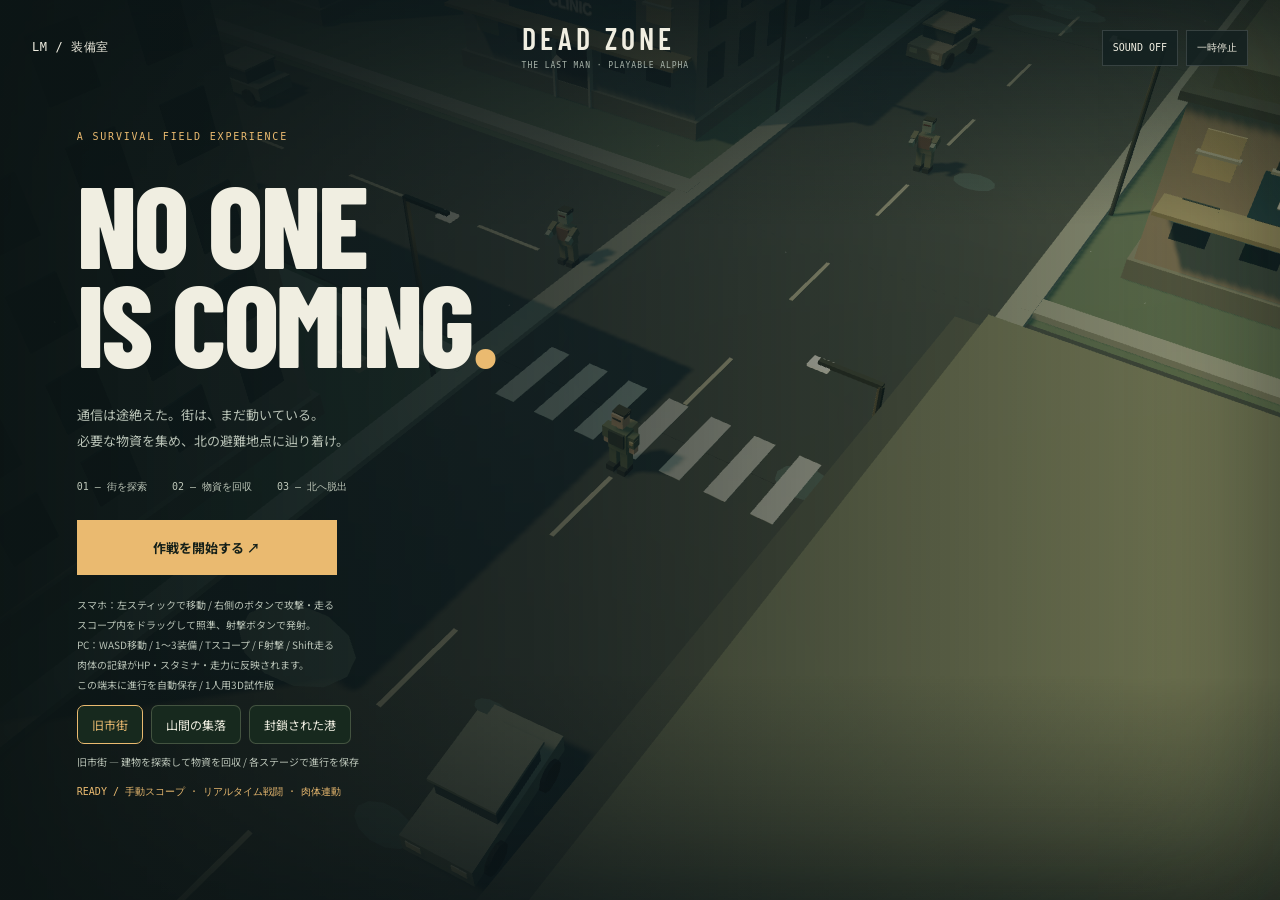
<file: game.html>
<!doctype html><html lang="ja"><head><meta charset="utf-8"><meta name="viewport" content="width=device-width, initial-scale=1, viewport-fit=cover"><title>DEAD ZONE — THE LAST MAN</title><link rel="stylesheet" href="game.css?v=expedition-1"></head><body class="briefing">
<main id="world" aria-label="3Dサバイバルゲーム"></main><div class="vignette"></div>
<header><a href="index.html">LM / 装備室</a><div class="brand">DEAD ZONE<small>THE LAST MAN · PLAYABLE ALPHA</small></div><div class="tools"><button id="sound" aria-label="サウンド切り替え">SOUND OFF</button><button id="pause">一時停止</button></div></header>
<div id="hud"><section class="mission"><span class="eyebrow">OPERATION 01 / LAST SIGNAL</span><h1>最後の通信</h1><p id="objective">病院・ガレージ・通信所から物資を回収</p><div id="tasks"></div><button id="forestButton">南の森林へ / 鹿を探す ↗</button><button id="carcassButton" hidden>仕留めた鹿へ ↗</button></section><section class="location"><span id="district">OLD TOWN</span><small id="coords">SECTOR 04 · 17:42</small></section><section class="status"><div><span>VITALS</span><strong id="health">100</strong></div><div class="track"><i id="hpbar"></i></div><div class="stamina-label"><span id="runState">STAMINA</span><b id="staminaValue">100 / 100</b></div><div class="track stamina-track" id="staminaTrack" role="progressbar" aria-label="スタミナ" aria-valuemin="0" aria-valuemax="100" aria-valuenow="100"><i id="staminaBar"></i></div><div class="resources"><span id="ammo">6 ROUNDS</span><span id="med">1 MEDKIT</span><span id="ride">ON FOOT</span></div><small id="skillinfo"></small><button id="fitnessButton">肉体データ・反映内容 ↗</button></section><section class="map"><canvas id="minimap" width="200" height="200" aria-label="現在地と目標のミニマップ"></canvas><span>N ↑ · SECTOR MAP</span></section></div>
<div id="toast" role="status" aria-live="polite"></div><button id="interact" hidden>E / 調べる</button><footer>WASD 移動 / Shift 走る / 1–3 装備 / F・Space 攻撃 / T 照準 / E 調べる / H 回復 / Q・R 視点</footer>
<div id="touch"><div id="joystick" role="group" aria-label="移動スティック。倒す方向へ移動"><span class="stick-ring"></span><span id="stickKnob"></span><small>MOVE</small></div><button id="touchRotate" aria-label="視点を回す">視点 ↻</button></div>
<section id="rotatePrompt" hidden><div class="rotate-phone">▯ ↻</div><h2>スマホを横向きに</h2><p>左手で移動、右手で照準・攻撃。<br>横画面で作戦を開始します。</p><button id="landscapeButton">横画面で開く</button><small>切り替わらない場合は、端末の回転ロックを解除して横にしてください。</small><a href="index.html">装備室へ戻る</a></section>
<button id="buildButton">建築</button><div id="damageFlash" aria-hidden="true"></div>
<section id="loadout" aria-label="装備とリアルタイム操作">
<div id="targetInfo" role="status">対象クリックで攻撃 / Tで照準切替</div>
<div class="field-actions"><button id="targetButton">照準 T</button><button id="attackButton">打撃 F</button><button id="healButton">回復 H</button><button id="runButton" aria-pressed="false">長押しで走る</button></div>
<button id="equipmentToggle" aria-expanded="false" aria-controls="equipmentDrawer">装備 ▴</button><div id="equipmentDrawer" class="weapon-slots" hidden><button data-weapon="fists" aria-pressed="true"><small>1 / MELEE</small><b>素手</b><span>いつでも使用可</span></button><button data-weapon="knife" aria-pressed="false"><small>2 / BLADE</small><b>ナイフ</b><span>刃物スキル LV1</span></button><button data-weapon="rifle" aria-pressed="false"><small>3 / RIFLE</small><b>ライフル</b><span>狩猟免許 取得済</span></button></div>
<div id="equipmentInfo"></div></section>
<section id="buildPanel" class="screen" hidden><div class="dialog"><span class="eyebrow">FIELD CONSTRUCTION</span><h2>スキルで道を作る</h2><p id="buildStock"></p><button data-build="barrier"><b>バリケードを設置</b><small></small></button><button data-build="bridge"><b>封鎖を越える足場</b><small></small></button><p>バリケードは正面に設置。感染者が攻撃すると耐久が減ります。足場は新ステージの北側道路、封鎖の南側で建築できます。迂回も可能です。<br>各施設の物資回収で資材＋4。建築士取得済なら資材節約・耐久強化。大工LVで耐久が上がります。</p><button id="crossingRoute">足場の建築地点へ向かう ↗</button><button id="closeBuild">フィールドへ戻る</button></div></section><section id="fitnessPanel" class="screen" hidden><div class="dialog fitness-dialog"><span class="eyebrow">YOUR BODY / FIELD PERFORMANCE</span><h2>肉体データ連動</h2><div id="bodyRecords"></div><pre id="bodyEffects"></pre><p>5km走 → スタミナ量・回復速度<br>スクワット → 走る速さ・スタミナ量<br>ベンチ・デッドリフト・懸垂・握力 → HP・打撃力</p><p class="sub">未入力は基本値。体脂肪率は記録表示のみ。ゲーム独自の補正で、現実の健康や生存率を判定するものではありません。</p><button id="closeFitness" class="primary">フィールドへ戻る</button><a href="index.html" target="_blank" rel="noopener">装備室で肉体記録を更新 ↗</a></div></section>
<section id="scopeOverlay" aria-label="ライフルスコープ" hidden>
<div class="scope-lens" aria-hidden="true"><div class="scope-glass"></div><div class="scope-cross horizontal"></div><div class="scope-cross vertical"></div><div class="scope-centre"></div><div class="scope-ticks x"></div><div class="scope-ticks y"></div><div class="scope-hitmark">×</div></div>
<div class="scope-top"><button id="scopeBack">← スコープを閉じる / T</button><span>OPTIC / MANUAL AIM</span><button id="scopeZoom" aria-label="スコープ倍率を切り替え">2× / Z</button></div>
<div class="scope-readout"><span id="scopeVitals">HP 100</span><span>RANGE 36m</span><span id="scopeAmmo">18 ROUNDS</span></div>
<div class="scope-bottom"><div id="scopeFeedback" role="status" aria-live="polite">ドラッグで照準を合わせてください</div><p>ドラッグ・矢印キーで照準 / クリック・Fで射撃<br>スコープ使用中も敵は動きます</p><button id="scopeFire">射撃 / F</button></div>
</section>
<section id="start" class="screen"><div class="intro"><span class="eyebrow">A SURVIVAL FIELD EXPERIENCE</span><h2>NO ONE<br>IS COMING<span>.</span></h2><p>通信は途絶えた。街は、まだ動いている。<br>必要な物資を集め、北の避難地点に辿り着け。</p><div class="intro-meta"><span>01 — 街を探索</span><span>02 — 物資を回収</span><span>03 — 北へ脱出</span></div><button id="startButton" class="primary">作戦を開始する ↗</button><p class="sub">スマホ：左スティックで移動 / 右側のボタンで攻撃・走る<br>スコープ内をドラッグして照準、射撃ボタンで発射。<br>PC：WASD移動 / 1〜3装備 / Tスコープ / F射撃 / Shift走る<br>肉体の記録がHP・スタミナ・走力に反映されます。<br>この端末に進行を自動保存 / 1人用3D試作版</p><div class="stage-picker"><nav id="stageSelect" aria-label="ステージ選択"></nav><p id="stageDescription"></p></div><span id="loading">地形を構築中…</span></div></section>
<section id="pauseScreen" class="screen" hidden><div class="dialog"><span class="eyebrow">FIELD PAUSED</span><h2>作戦を一時停止</h2><p>移動と敵の行動は停止中です。</p><button id="resume" class="primary">探索に戻る</button><button id="restart">作戦を最初から</button><a href="index.html">装備室へ戻る</a></div></section>
<section id="ending" class="screen" hidden><div class="dialog"><span class="eyebrow" id="endLabel">OPERATION COMPLETE</span><h2 id="endTitle">生還。</h2><p id="endText"></p><button id="again" class="primary">新しい作戦を開始</button><a href="index.html">装備室へ戻る</a></div></section>
<script type="module" src="game.js?v=expedition-1"></script><script>window.addEventListener('error',()=>{const e=document.getElementById('loading');if(e)e.textContent='読み込みに失敗しました。ページを再読み込みしてください。'});</script></body></html>
</file>
<file: game.css>
@import url('https://fonts.googleapis.com/css2?family=Barlow+Condensed:wght@500;600;700;800&family=Noto+Sans+JP:wght@400;500;700&display=swap');
:root{color-scheme:dark;--gold:#eaba70;--line:#ffffff25;--muted:#a7b2a9}*{box-sizing:border-box}body{margin:0;overflow:hidden;background:#172121;color:#f0eee1;font-family:'Noto Sans JP',sans-serif;font-size:13px}button,a{-webkit-tap-highlight-color:transparent}button{cursor:pointer;font:inherit;color:inherit;border:1px solid var(--line);background:#142020df;padding:12px 16px}button:hover{border-color:var(--gold);color:var(--gold)}button:focus-visible,a:focus-visible{outline:2px solid var(--gold);outline-offset:4px}button:disabled{opacity:.35;cursor:not-allowed}a{color:inherit;text-decoration:none}#world,#world canvas{position:fixed;inset:0;width:100%;height:100%;touch-action:none}.vignette{position:fixed;inset:0;pointer-events:none;box-shadow:inset 0 0 130px #050d1090;background:linear-gradient(#07111090,transparent 25%,transparent 75%,#06101080)}header{position:fixed;top:0;left:0;width:100%;padding:25px 32px;display:flex;align-items:center;justify-content:space-between;z-index:3;gap:20px}header>a{font:12px monospace;letter-spacing:.05em}.brand{font:600 30px/.9 'Barlow Condensed',Impact,sans-serif;letter-spacing:.14em}.brand small{display:block;font:8px monospace;letter-spacing:.12em;margin-top:9px;color:var(--muted)}.tools{display:flex;gap:8px}.tools button{font:10px monospace;padding:10px}#hud{position:fixed;inset:0;pointer-events:none}.mission{position:absolute;top:122px;left:32px;width:280px}.eyebrow{font:10px monospace;letter-spacing:.18em;color:var(--gold)}h1{font-size:26px;margin:10px 0 12px;font-weight:500}.mission p{font-size:11px;line-height:1.9;color:#d5d9cd;max-width:240px}#tasks{border-top:1px solid var(--line);margin-top:18px;padding-top:12px;font-size:11px;line-height:2.3;color:#b6c0b5}#tasks .done{color:var(--gold)}.location{position:absolute;top:123px;right:32px;text-align:right}.location span{font:500 24px 'Barlow Condensed',sans-serif;letter-spacing:.12em}.location small{display:block;font:9px monospace;color:#b2c2b6;margin-top:5px}.status{position:absolute;bottom:70px;left:32px;width:270px}.status>div:first-child{display:flex;align-items:end;justify-content:space-between}.status span{font:10px monospace;letter-spacing:.1em}.status strong{font:42px 'Barlow Condensed',sans-serif}.track{height:4px;background:#ffffff20;margin-top:9px}.track i{display:block;width:100%;height:100%;background:var(--gold);transition:width .3s}.resources{display:flex;gap:18px;margin-top:16px}.status small{display:block;font-size:9px;color:var(--muted);margin-top:12px}.map{position:absolute;bottom:65px;right:32px;background:#0c1b19b0;border:1px solid #97ae872a;padding:8px}.map canvas{width:150px;height:150px;display:block}.map span{display:block;font:8px monospace;color:#a2b19d;letter-spacing:.1em;padding:5px}footer{position:fixed;bottom:22px;width:100%;text-align:center;font:10px monospace;color:#b9c4b8}footer b{margin-left:16px;color:#e4dfcb;font-weight:400}#toast{position:fixed;left:50%;bottom:120px;transform:translateX(-50%);max-width:500px;background:#14201feb;border:1px solid #71837160;padding:14px 22px;text-align:center;opacity:0;transition:opacity .25s;pointer-events:none}#toast.show{opacity:1}#interact{position:fixed;left:50%;bottom:70px;transform:translateX(-50%);background:var(--gold);color:#18211c;font-weight:700;min-width:230px;box-shadow:0 4px 35px #0006}.screen{position:fixed;inset:0;z-index:10;display:flex;align-items:center;background:linear-gradient(90deg,#0c1515f5,#0d171baa 42%,#12221c10);padding:6vw}.screen[hidden],[hidden]{display:none!important}.intro{max-width:650px}.intro h2{font:800 clamp(70px,9vw,135px)/.86 'Barlow Condensed',Impact,sans-serif;letter-spacing:-.02em;margin:30px 0}.intro h2 span{color:var(--gold)}.intro p{color:#b8c2b6;font-size:13px;line-height:2}.intro-meta{display:flex;gap:25px;margin:26px 0;font:10px monospace;color:#bdc6b8}.primary{background:var(--gold);color:#152019;border:0;font-weight:700;padding:18px 30px;min-width:260px}.primary:hover{background:#f0ce99;color:#152019}.intro .sub{font-size:10px;margin-top:20px}#loading{font:10px monospace;color:var(--gold)}.dialog{padding:40px;background:#13201ef2;border:1px solid var(--line);max-width:480px;margin:auto;width:100%}.dialog h2{font-size:32px;font-weight:500}.dialog p{line-height:2;color:var(--muted)}.dialog button{display:block;width:100%;margin-top:12px}.dialog a{display:block;text-align:center;margin-top:22px;font-size:11px;color:var(--muted)}#battle{position:fixed;inset:0;z-index:5;pointer-events:none;background:linear-gradient(transparent 55%,#081615ec)}.battle-label{position:absolute;top:120px;right:6%;width:280px}.battle-label h2{font-size:24px}.battle-label .track i{background:#c47e62}.battle-label p{min-height:44px;line-height:1.8}.commands{position:absolute;bottom:45px;left:50%;transform:translateX(-50%);width:min(820px,90%);display:grid;grid-template-columns:repeat(5,1fr);gap:10px;pointer-events:auto}.commands button{min-height:90px;text-align:left;background:#15211df2;padding:14px}.commands b{font-size:15px;display:block}.commands small{display:block;font-size:10px;color:var(--muted);line-height:1.7;margin-top:9px}#touch{display:none}body.battling .mission,body.battling .map,body.battling footer,body.battling #touch{display:none}body.battling .status{bottom:170px}body.battling #interact{display:none}
@media(max-width:760px){header{padding:18px;gap:8px}header>a{font-size:10px}.brand{font-size:23px}.brand small{font-size:6px}.tools{gap:4px}.tools button{font-size:9px;padding:8px}#sound{display:none}.mission{top:96px;left:18px;width:180px}.mission h1{font-size:21px}.mission .eyebrow{font-size:8px}.mission p{font-size:10px}.mission #tasks{font-size:10px;margin-top:8px;padding-top:6px}.location{right:18px;top:100px}.location span{font-size:18px}.location small{font-size:7px}.map{right:18px;top:155px;bottom:auto;padding:4px}.map canvas{width:96px;height:96px}.map span{font-size:6px}.status{left:18px;bottom:173px;width:175px}.status strong{font-size:30px}.resources{gap:9px}.resources span{font-size:8px}.status small{font-size:8px}footer{display:none}#touch{display:flex;position:fixed;left:18px;bottom:25px;align-items:end;gap:16px}.pad{display:grid;grid-template-columns:repeat(3,46px);gap:3px}.pad button{padding:0;width:46px;height:44px;font-size:22px;touch-action:none;user-select:none;background:#13201dcc}.pad button:first-child{grid-column:2}.pad button:nth-child(2){grid-column:1;grid-row:2}.pad button:nth-child(3){grid-column:2;grid-row:2}.pad button:nth-child(4){grid-column:3;grid-row:2}#touchRotate{padding:12px;touch-action:none}#interact{left:auto;right:18px;bottom:34px;transform:none;min-width:0;width:130px;font-size:11px;padding:18px 10px}#toast{bottom:145px;width:85%;font-size:11px}.screen{padding:28px;background:linear-gradient(90deg,#0c1515f2,#10201b66)}.intro h2{font-size:80px}.intro-meta{gap:12px;font-size:8px}.intro p{font-size:12px}.intro .sub{font-size:9px}.primary{min-width:220px}.battle-label{top:95px;right:20px;width:220px}.commands{grid-template-columns:repeat(3,1fr);bottom:24px;gap:6px}.commands button{min-height:75px;padding:10px}.commands b{font-size:12px}.commands small{font-size:9px}body.battling .status{bottom:205px}.dialog{padding:24px}}
@media(max-height:540px){.intro h2{font-size:65px;margin:12px 0}.intro p{font-size:10px}.intro-meta,.intro .sub{margin:10px 0}.mission{top:85px}.map{width:100px;bottom:20px;top:auto}.map canvas{width:80px;height:80px}.status{bottom:60px}.commands{bottom:15px}.battle-label{top:80px}.intro .primary{padding:12px}}
body.briefing #hud,body.briefing #touch,body.briefing footer,body.battling .location{display:none}body.briefing header{z-index:11}.screen{padding-top:100px}
#tasks button{display:block;pointer-events:auto;background:transparent;border:0;padding:3px 0;font-size:11px;color:#bec9b9;text-align:left;line-height:1.7}#tasks button.done{color:var(--gold)}#tasks button:hover{color:var(--gold)}
.mission,.location,.status{text-shadow:0 2px 7px #102017,0 0 18px #102017}#tasks{background:linear-gradient(90deg,#10201745,transparent)}
/* Field combat controls */
#loadout{position:fixed;bottom:46px;left:50%;transform:translateX(-50%);width:390px;z-index:2;text-align:center}#targetInfo{font-size:11px;color:#ead2a6;background:#11201be8;border:1px solid #73867140;padding:9px;margin-bottom:8px;min-height:35px}.field-actions{display:grid;grid-template-columns:repeat(4,1fr);gap:5px;margin-bottom:7px}.field-actions button{font-size:11px;padding:10px 5px;touch-action:manipulation}.field-actions #attackButton{background:#e6b975;color:#202719;font-weight:700}.weapon-slots{display:grid;grid-template-columns:repeat(3,1fr);gap:5px}.weapon-slots button{background:#17241fee;text-align:left;padding:10px 12px}.weapon-slots small{font:8px monospace;letter-spacing:.1em;color:#93a78e;display:block}.weapon-slots b{display:block;font-size:14px;margin:5px 0}.weapon-slots span{font-size:8px;display:block;color:#acb79f}.weapon-slots button[aria-pressed=true]{border-color:#ebc582;background:#394536e8;box-shadow:inset 0 -2px #ebc582}.weapon-slots button:disabled{opacity:.55}#equipmentInfo{font:10px monospace;color:#c4c8af;margin-top:7px;text-shadow:0 2px 5px #000}#runButton[aria-pressed=true]{border-color:#d3c78c;color:#e0d597;background:#34472de8}.status{bottom:70px;width:260px}.status strong{font-size:30px}.stamina-label{display:flex;justify-content:space-between;margin-top:16px}.stamina-label b{font:11px monospace;color:#b4cda5}.stamina-track i{background:#a2bd83}#fitnessButton{pointer-events:auto;padding:7px 0;border:0;background:none;font-size:10px;color:#e4c69b}#forestButton{pointer-events:auto;padding:8px 0;margin-top:8px;background:transparent;border:0;border-top:1px solid #ffffff25;font-size:10px;color:#b8d0a8}#interact{bottom:265px;font-size:11px;padding:11px 15px}#toast{bottom:318px;z-index:3;font-size:11px;padding:10px 16px}#damageFlash{position:fixed;inset:0;pointer-events:none;box-shadow:inset 0 0 120px #cc463090;opacity:0;transition:opacity .15s}#damageFlash.hit{opacity:1}.briefing #loadout{display:none}.fitness-dialog{max-height:85vh;overflow:auto;max-width:520px;padding:30px}.fitness-dialog h2{font-size:24px;margin:12px 0}.fitness-dialog p{font-size:11px;margin:12px 0}.fitness-dialog .sub{font-size:9px}#bodyRecords{display:grid;grid-template-columns:1fr 1fr;gap:6px 18px}#bodyRecords>div{display:flex;justify-content:space-between;border-bottom:1px solid #ffffff15;font-size:11px;padding:5px 0}#bodyRecords b{color:#dab984}#bodyEffects{white-space:pre-wrap;font:12px/1.9 monospace;color:#c8d5b6;background:#2b3928;padding:12px;margin:15px 0}.fitness-dialog .primary{min-width:0;padding:12px}.fitness-dialog a{font-size:10px}.screen{overflow:auto}#world canvas:focus{outline:none}
@media(min-width:761px) and (max-width:1050px){#loadout{width:320px;left:55%}.status{width:195px;left:20px}.map{right:16px}.map canvas{width:100px;height:100px}.weapon-slots button{padding:9px}.mission{width:220px}.status strong{font-size:25px}}
@media(max-width:760px){.status{left:18px;bottom:259px;width:173px}.status strong{font-size:22px}.status .resources{margin-top:9px}.stamina-label{margin-top:9px}.stamina-label span{font-size:8px}.stamina-label b{font-size:9px}.status small{margin-top:6px}#fitnessButton{font-size:9px;padding:5px 0}#loadout{bottom:137px;width:calc(100% - 36px)}#targetInfo{font-size:9px;padding:7px;min-height:28px;margin-bottom:5px}.weapon-slots button{padding:7px 9px}.weapon-slots b{font-size:12px;margin:3px 0}.weapon-slots span{font-size:7px}.weapon-slots small{font-size:7px}#equipmentInfo{font-size:9px;margin-top:5px}.field-actions{position:fixed;bottom:-112px;right:0;width:165px;grid-template-columns:1fr 1fr;gap:5px;margin:0}.field-actions button{padding:12px 4px;font-size:11px;height:43px}#touch{gap:5px;bottom:25px;left:18px}.pad{grid-template-columns:repeat(3,40px)}.pad button{width:40px;height:41px}.pad button:nth-child(3){grid-column:2}.pad button:nth-child(4){grid-column:3}#touchRotate{position:absolute;left:0;bottom:46px;width:40px;height:41px;padding:6px}#interact{right:18px;bottom:276px;width:142px;font-size:10px;padding:13px 7px}#toast{bottom:375px;width:85%;font-size:10px}.mission{width:195px}.mission .eyebrow{font-size:7px}.mission h1{font-size:18px;margin:8px 0}.mission p{font-size:9px}#tasks button{font-size:9px}#forestButton{font-size:9px;padding:7px 0;margin-top:3px}.map{top:151px}.map canvas{width:75px;height:75px}.location span{font-size:15px}.location{top:96px}.fitness-dialog{padding:20px;max-height:85dvh}#bodyRecords{column-gap:12px}#bodyRecords>div{font-size:10px}.fitness-dialog #bodyEffects{font-size:10px}.screen{padding:85px 22px 25px}.intro h2{font-size:70px}.intro p{font-size:11px}.intro .sub{font-size:9px}}
@media(max-height:550px){.mission{top:80px}.mission p,#tasks,.mission #forestButton{display:none}.status{bottom:36px;width:165px}.status strong{font-size:21px}.status small{display:none}#loadout{bottom:30px;width:320px}.map{display:none}#interact{bottom:220px}#toast{bottom:auto;top:90px}.intro h2{font-size:56px}.intro .sub{display:none}.intro-meta{margin:12px 0}.screen{padding:80px 35px 15px}}
#carcassButton{pointer-events:auto;display:block;background:#31412ec9;border:1px solid #a7b88565;color:#d1daba;font-size:10px;padding:8px 12px;margin-top:6px}
@media(max-width:760px) and (min-height:551px){.status{bottom:280px}}
/* Rifle optic: one shared WebGL view, true centre-ray hit detection. */
#scopeOverlay{position:fixed;inset:0;z-index:6;pointer-events:none;--lens:min(78vmin,640px);font-family:monospace}.scope-lens{width:var(--lens);height:var(--lens);border-radius:50%;position:absolute;left:50%;top:50%;transform:translate(-50%,-50%);box-shadow:0 0 0 200vmax #050907f7,inset 0 0 25px #000c;overflow:hidden;border:8px solid #25332b;outline:2px solid #6c745847}.scope-glass{position:absolute;inset:0;box-shadow:inset 0 0 60px #12241c99;border-radius:50%;background:radial-gradient(ellipse at 30% 20%,#cddfaf0c,transparent 65%)}.scope-cross{position:absolute;background:#090f0ccf;filter:drop-shadow(0 0 1px #e1e5bd60)}.scope-cross.horizontal{height:1px;left:0;right:0;top:50%}.scope-cross.vertical{width:1px;top:0;bottom:0;left:50%}.scope-centre{position:absolute;left:50%;top:50%;transform:translate(-50%,-50%);width:5px;height:5px;border-radius:50%;background:#e8b36a;box-shadow:0 0 5px #d5c77b60}.scope-ticks.x{position:absolute;left:22%;right:22%;top:calc(50% - 4px);height:9px;background:repeating-linear-gradient(90deg,transparent 0,transparent calc(12.5% - 1px),#111b14 12.5%)}.scope-ticks.y{position:absolute;top:22%;bottom:22%;left:calc(50% - 4px);width:9px;background:repeating-linear-gradient(0deg,transparent 0,transparent calc(12.5% - 1px),#111b14 12.5%)}.scope-hitmark{position:absolute;left:50%;top:50%;transform:translate(-50%,-50%);font:40px/1 monospace;color:#f4d790;opacity:0}.hit-confirm .scope-hitmark{opacity:1}.fired .scope-glass{background:#f0cb6433}.scope-top{position:absolute;left:28px;right:28px;top:24px;display:flex;align-items:center;justify-content:space-between;gap:16px}.scope-top span{color:#8d9c85;font-size:10px;letter-spacing:.2em}.scope-top button,#scopeFire{pointer-events:auto;background:#1a281f;border:1px solid #73866580;color:#e1d4ad;font:11px monospace;touch-action:manipulation}.scope-readout{position:absolute;top:85px;left:50%;transform:translateX(-50%);display:flex;gap:36px;color:#a9ba95;font-size:10px;white-space:nowrap;letter-spacing:.08em}.scope-bottom{position:absolute;bottom:23px;left:50%;transform:translateX(-50%);width:95%;text-align:center}.scope-bottom p{font-size:10px;color:#8a9a7d;margin:10px 0}.scope-bottom #scopeFeedback{font-size:12px;color:#e2c388;min-height:18px}#scopeFire{min-width:180px;padding:14px 28px;color:#152216;background:#e5bd7a;font-weight:bold}.scoped #hud,.scoped #loadout,.scoped #touch,.scoped header,.scoped footer,.scoped #interact,.scoped .vignette{display:none!important}.scoped #toast{z-index:7;top:110px;bottom:auto;background:#172419e8;max-width:350px}.scoped #world canvas{cursor:crosshair}.scoped #damageFlash{z-index:7}.scoped .scope-lens{transition:border-color .1s}.scoped:has(#damageFlash.hit) .scope-lens{border-color:#9f553d}
@media(max-width:760px){#scopeOverlay{--lens:86vmin}.scope-top{top:18px;left:16px;right:16px;gap:8px}.scope-top span{display:none}.scope-top button{font-size:10px;padding:10px}.scope-readout{top:76px;gap:22px;font-size:9px}.scope-bottom{bottom:28px}.scope-bottom p{font-size:9px}.scope-bottom #scopeFeedback{font-size:11px}#scopeFire{min-width:180px;padding:18px}.scope-lens{border-width:6px}.scoped #toast{top:108px;width:85%;font-size:10px}.scope-ticks.x{height:7px;top:calc(50% - 3px)}.scope-ticks.y{width:7px;left:calc(50% - 3px)}}
@media(max-height:520px){#scopeOverlay{--lens:79vmin}.scope-top{top:14px;left:16px;right:16px}.scope-top span{display:none}.scope-readout{left:18px;top:75px;transform:none;display:grid;gap:14px}.scope-bottom{left:auto;right:15px;bottom:20px;transform:none;width:155px}.scope-bottom p{line-height:1.7;font-size:9px}#scopeFire{min-width:0;width:140px;padding:15px}.scope-bottom #scopeFeedback{font-size:10px}.scoped #toast{left:18px;top:auto;bottom:26px;transform:none;width:145px}}

/* Mobile field console: landscape, two-thumb controls and safe areas. */
body{overscroll-behavior:none}button{touch-action:manipulation}#rotatePrompt{position:fixed;inset:0;z-index:100;background:radial-gradient(ellipse at top,#2c3b31,#0c1513 70%);display:flex;flex-direction:column;align-items:center;justify-content:center;text-align:center;padding:32px;gap:12px}#rotatePrompt h2{font-size:25px;margin:6px}#rotatePrompt p{color:#b4c2b0;line-height:2}#rotatePrompt small{font-size:11px;max-width:280px;line-height:1.8;color:#90a08c}#rotatePrompt button{background:var(--gold);color:#17211a;min-height:52px;border-radius:8px}#rotatePrompt a{margin-top:12px;font-size:12px}.rotate-phone{font:64px monospace;color:var(--gold)}
#joystick{width:136px;height:136px;position:relative;touch-action:none;user-select:none;-webkit-user-select:none;border:1px solid #d2deb444;border-radius:50%;background:radial-gradient(circle,#20372c80,#12221c77);box-shadow:inset 0 0 30px #030e0755}#joystick .stick-ring{position:absolute;inset:19px;border:1px dashed #c3cead35;border-radius:50%}#stickKnob{position:absolute;left:50%;top:50%;transform:translate(-50%,-50%);width:56px;height:56px;border-radius:50%;background:linear-gradient(145deg,#738769,#344d3d);border:2px solid #bdcea78a;box-shadow:0 5px 18px #0008;pointer-events:none}#joystick.active{border-color:var(--gold)}#joystick.active #stickKnob{border-color:var(--gold)}#joystick small{position:absolute;bottom:12px;left:0;width:100%;text-align:center;font:8px monospace;letter-spacing:.2em;color:#c1cdb38a;pointer-events:none}
@media(pointer:coarse),(max-width:1100px) and (max-height:600px){
 header{padding:10px max(14px,env(safe-area-inset-right)) 8px max(14px,env(safe-area-inset-left));gap:12px;height:54px}header>a{font-size:10px}.brand{font-size:22px}.brand small{display:none}.tools button{min-height:40px;padding:8px 12px}#sound{display:none}footer{display:none}
 #touch{display:flex;position:fixed;left:max(24px,env(safe-area-inset-left));bottom:max(16px,env(safe-area-inset-bottom));z-index:4;gap:12px;align-items:end}#touchRotate{position:absolute;left:146px;bottom:0;width:58px;min-height:48px;padding:8px;font-size:10px;border-radius:12px}
 .mission{display:block;top:59px;left:max(16px,env(safe-area-inset-left));width:210px;max-height:calc(100dvh - 220px);overflow:auto;pointer-events:auto}.mission .eyebrow,.mission h1,.mission p{display:none}#tasks{margin:0;padding:0;border:0;line-height:1.6}#tasks button{font-size:9px;line-height:1.4;padding:5px 0}#forestButton,#carcassButton{font-size:9px;padding:5px 0;margin:0}
 .location{top:59px;right:max(16px,env(safe-area-inset-right))}.location span{font-size:13px}.location small{font-size:8px}.map{display:block;width:auto;right:max(16px,env(safe-area-inset-right));top:98px;bottom:auto;padding:3px}.map canvas{width:66px;height:66px}.map span{display:none}
 .status{left:50%;top:57px;bottom:auto;transform:translateX(-50%);width:185px}.status strong{font-size:21px}.status span{font-size:8px}.status .track{margin-top:4px;height:4px}.stamina-label{margin-top:7px}.stamina-label b{font-size:9px}.resources{margin-top:7px;gap:12px}.status small{display:none}#fitnessButton{font-size:9px;padding:5px 0}
 #loadout{left:auto;right:max(16px,env(safe-area-inset-right));bottom:max(14px,env(safe-area-inset-bottom));transform:none;width:226px;z-index:4}#targetInfo{position:fixed;right:0;bottom:178px;max-width:226px;font-size:9px;padding:5px;min-height:0;margin:0}#equipmentInfo{display:none}.field-actions{grid-template-columns:repeat(2,1fr);gap:6px;margin-bottom:7px}.field-actions button{min-height:48px;font-size:12px;border-radius:12px;padding:8px 5px}.field-actions #attackButton{grid-column:2;grid-row:1 / 3;border-radius:50%;width:96px;height:96px;align-self:center;justify-self:center;font-size:15px}.field-actions #healButton{position:fixed;right:239px;bottom:0;width:54px;min-height:48px;font-size:10px}.field-actions #targetButton{grid-row:1;grid-column:1}.field-actions #runButton{grid-row:2;grid-column:1}.weapon-slots{gap:5px}.weapon-slots button{min-height:44px;padding:7px 3px;text-align:center;border-radius:7px}.weapon-slots b{font-size:12px;margin:0}.weapon-slots small,.weapon-slots span{display:none}
 #interact{left:50%;right:auto;bottom:max(23px,env(safe-area-inset-bottom));transform:translateX(-50%);min-width:0;width:145px;min-height:48px;border-radius:12px;padding:8px;font-size:11px;z-index:4}#toast{left:50%;bottom:75px;top:auto;width:260px;max-width:40%;font-size:10px;padding:8px;z-index:5}
 .screen{padding:60px max(24px,env(safe-area-inset-right)) 16px max(24px,env(safe-area-inset-left));overflow:auto}.intro{max-width:680px;display:grid;grid-template-columns:1fr 1fr;gap:8px 28px;align-items:center}.intro>.eyebrow{grid-column:1/-1}.intro h2{grid-column:1;grid-row:2/5;font-size:clamp(48px,10vw,85px);margin:4px 0}.intro>p{font-size:10px;margin:0;line-height:1.7}.intro-meta{display:none}.intro .sub{display:block;font-size:9px;margin:0}.intro .primary{min-width:0;width:100%;min-height:50px;padding:12px}.intro #loading{font-size:8px;grid-column:1/-1}.dialog{padding:18px;max-height:100%;overflow:auto}.dialog h2{font-size:24px;margin:8px 0}.dialog p{font-size:11px;margin:8px 0}.dialog button{min-height:44px;padding:10px}
 #scopeOverlay{--lens:84vmin}.scope-top{top:max(12px,env(safe-area-inset-top));left:max(16px,env(safe-area-inset-left));right:max(16px,env(safe-area-inset-right))}.scope-top button{min-height:46px;font-size:11px}.scope-top span{display:none}.scope-readout{left:max(18px,env(safe-area-inset-left));top:82px;transform:none;display:grid;gap:12px;font-size:10px}.scope-bottom{right:max(20px,env(safe-area-inset-right));left:auto;bottom:max(22px,env(safe-area-inset-bottom));transform:none;width:124px}.scope-bottom p{display:none}.scope-bottom #scopeFeedback{font-size:10px;margin-bottom:10px}#scopeFire{min-width:0;width:96px;height:96px;padding:12px;border-radius:50%;font-size:16px}.scoped #toast{left:max(18px,env(safe-area-inset-left));top:auto;bottom:24px;transform:none;width:150px}
}
@media(pointer:coarse),(max-width:1100px) and (max-height:600px){.mission #tasks,.mission #forestButton{display:block}.mission #tasks button{min-height:28px}.mission #forestButton{min-height:32px}}
/* Fold-out equipment stays bounded as the inventory grows. */
#equipmentToggle{width:100%;min-height:44px;text-align:center;border-radius:8px;background:#23382eee;color:#e7ce9d;font-size:12px}#equipmentToggle[aria-expanded=true]{border-color:var(--gold)}#equipmentDrawer{position:absolute;bottom:52px;left:0;right:0;max-height:min(240px,55dvh);overflow:auto;background:#111e19f5;border:1px solid #9ba88166;padding:8px;box-shadow:0 8px 30px #0009;z-index:6;grid-template-columns:repeat(3,minmax(0,1fr));touch-action:pan-y}
@media(pointer:coarse),(max-width:1100px) and (max-height:600px){
 .status{top:8px;left:max(16px,env(safe-area-inset-left));transform:none;width:174px;background:#0c1916c9;border:1px solid #ffffff18;border-radius:9px;padding:7px 10px;pointer-events:none}.status strong{font:12px monospace}.status span{font-size:8px}.status .stamina-label{margin-top:6px}.status .resources{margin-top:5px;gap:8px}.status #fitnessButton{display:none}.status>div:first-child span{font-size:0}.status>div:first-child span:after{content:'HP';font:8px monospace}.status .track{height:3px}.status #runState{max-width:102px;white-space:nowrap;overflow:hidden;text-overflow:ellipsis}
 header{pointer-events:none}header>a{position:absolute;left:max(16px,env(safe-area-inset-left));top:107px;padding:8px 0;pointer-events:auto}.brand{position:absolute;left:50%;transform:translateX(-50%);font-size:18px;opacity:.6}.tools{margin-left:auto;pointer-events:auto}.mission{top:143px;max-height:calc(100dvh - 310px);width:180px}.mission #tasks button{font-size:8px;min-height:24px}.mission #forestButton{font-size:8px;min-height:28px}
 #loadout{width:208px}.field-actions button{touch-action:none}.field-actions #healButton{right:220px}#targetInfo{display:none}#equipmentDrawer{bottom:52px;max-height:min(220px,55dvh);grid-template-columns:repeat(2,minmax(0,1fr))}#equipmentDrawer button{min-height:52px}#equipmentDrawer button span{display:block;font-size:8px;margin-top:5px}.field-actions #runButton{font-size:11px}#equipmentToggle{height:44px}#toast{bottom:92px;max-width:33%;font-size:9px}
}
#buildButton{position:fixed;left:32px;bottom:20px;z-index:4;min-height:44px;border-radius:10px;font-size:11px;background:#273c2aeb}.briefing #buildButton,.scoped #buildButton{display:none}#buildPanel .dialog{max-width:540px}#buildPanel small{display:block;font-size:10px;line-height:1.7;margin-top:6px;color:#b0bda2}#buildPanel .dialog button{margin-top:8px}#buildPanel .dialog p{font-size:11px}.stage-picker{grid-column:1/-1;margin-top:10px}#stageSelect{display:flex;gap:8px;flex-wrap:wrap}#stageSelect a{border:1px solid #85927466;padding:10px 14px;border-radius:7px;font-size:12px;background:#17291e}#stageSelect a.selected{border-color:var(--gold);color:var(--gold)}#stageDescription{font-size:10px;margin:8px 0}
@media(pointer:coarse),(max-width:1100px) and (max-height:600px){
 #interact{left:auto;right:max(16px,env(safe-area-inset-right));bottom:183px;transform:none;width:208px;min-height:54px;padding:10px;border-radius:14px;font-size:12px;box-shadow:0 3px 20px #0007}#buildButton{left:max(171px,calc(env(safe-area-inset-left) + 147px));bottom:72px;width:76px;min-height:48px;font-size:10px;padding:7px}.stage-picker{margin:0}.stage-picker #stageDescription{font-size:9px;margin:5px 0}#stageSelect{gap:6px}#stageSelect a{padding:8px 12px;font-size:10px;min-height:36px}.intro h2{font-size:60px}.intro .sub{font-size:8px}.intro{gap:5px 28px}.map{top:93px}.map canvas{width:54px;height:54px}#buildPanel .dialog{max-width:600px;padding:14px}#buildPanel h2{font-size:18px}#buildPanel .dialog p{font-size:10px;line-height:1.5}
}
@media(pointer:coarse),(max-width:1100px) and (max-height:600px){#buildPanel .dialog{display:grid;grid-template-columns:1fr 1fr;gap:6px 10px}#buildPanel .eyebrow,#buildPanel h2,#buildPanel p{grid-column:1/-1;margin:0}#buildPanel .dialog button{margin:0;min-height:44px;padding:8px}#buildPanel .dialog button small{font-size:9px;margin-top:3px}#buildPanel .dialog p{font-size:9px}#buildPanel h2{margin:0}#buildPanel #closeBuild{grid-column:2}#buildPanel .dialog{max-height:calc(100dvh - 76px)}}
</file>
